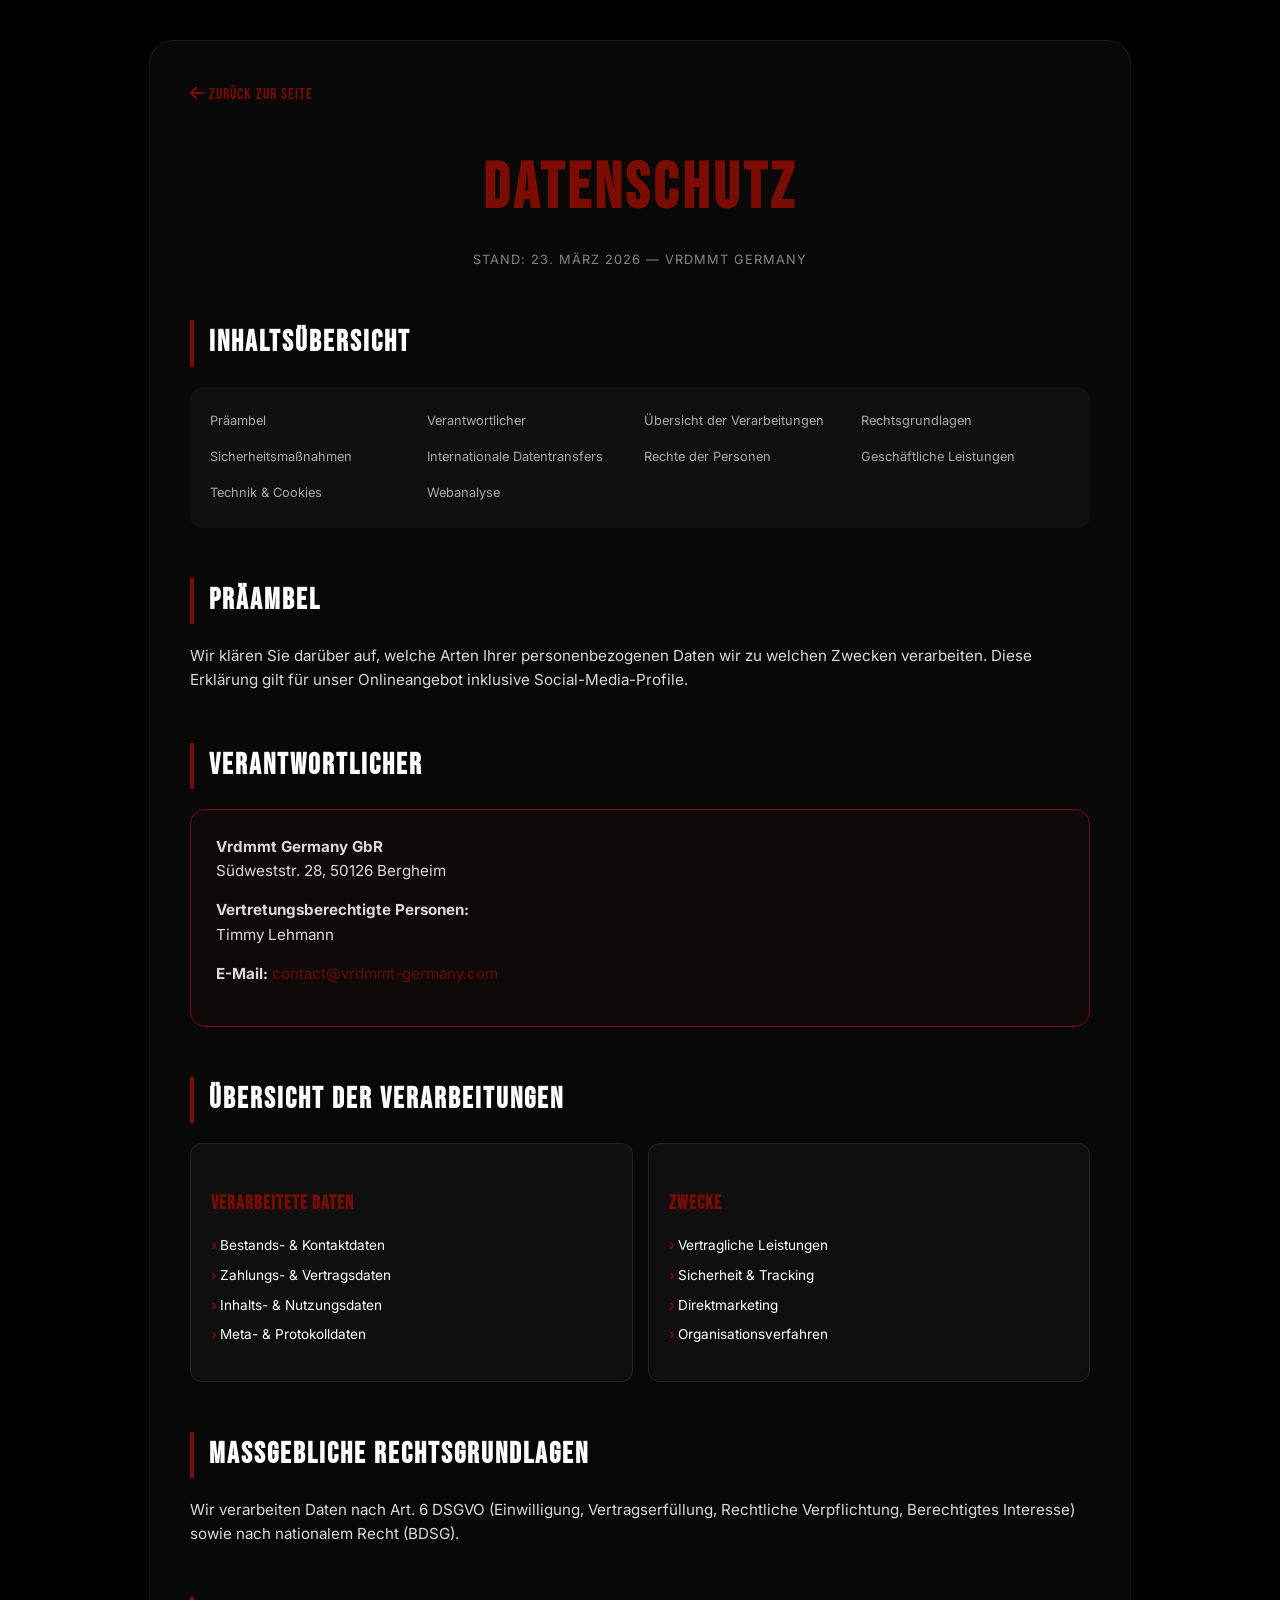
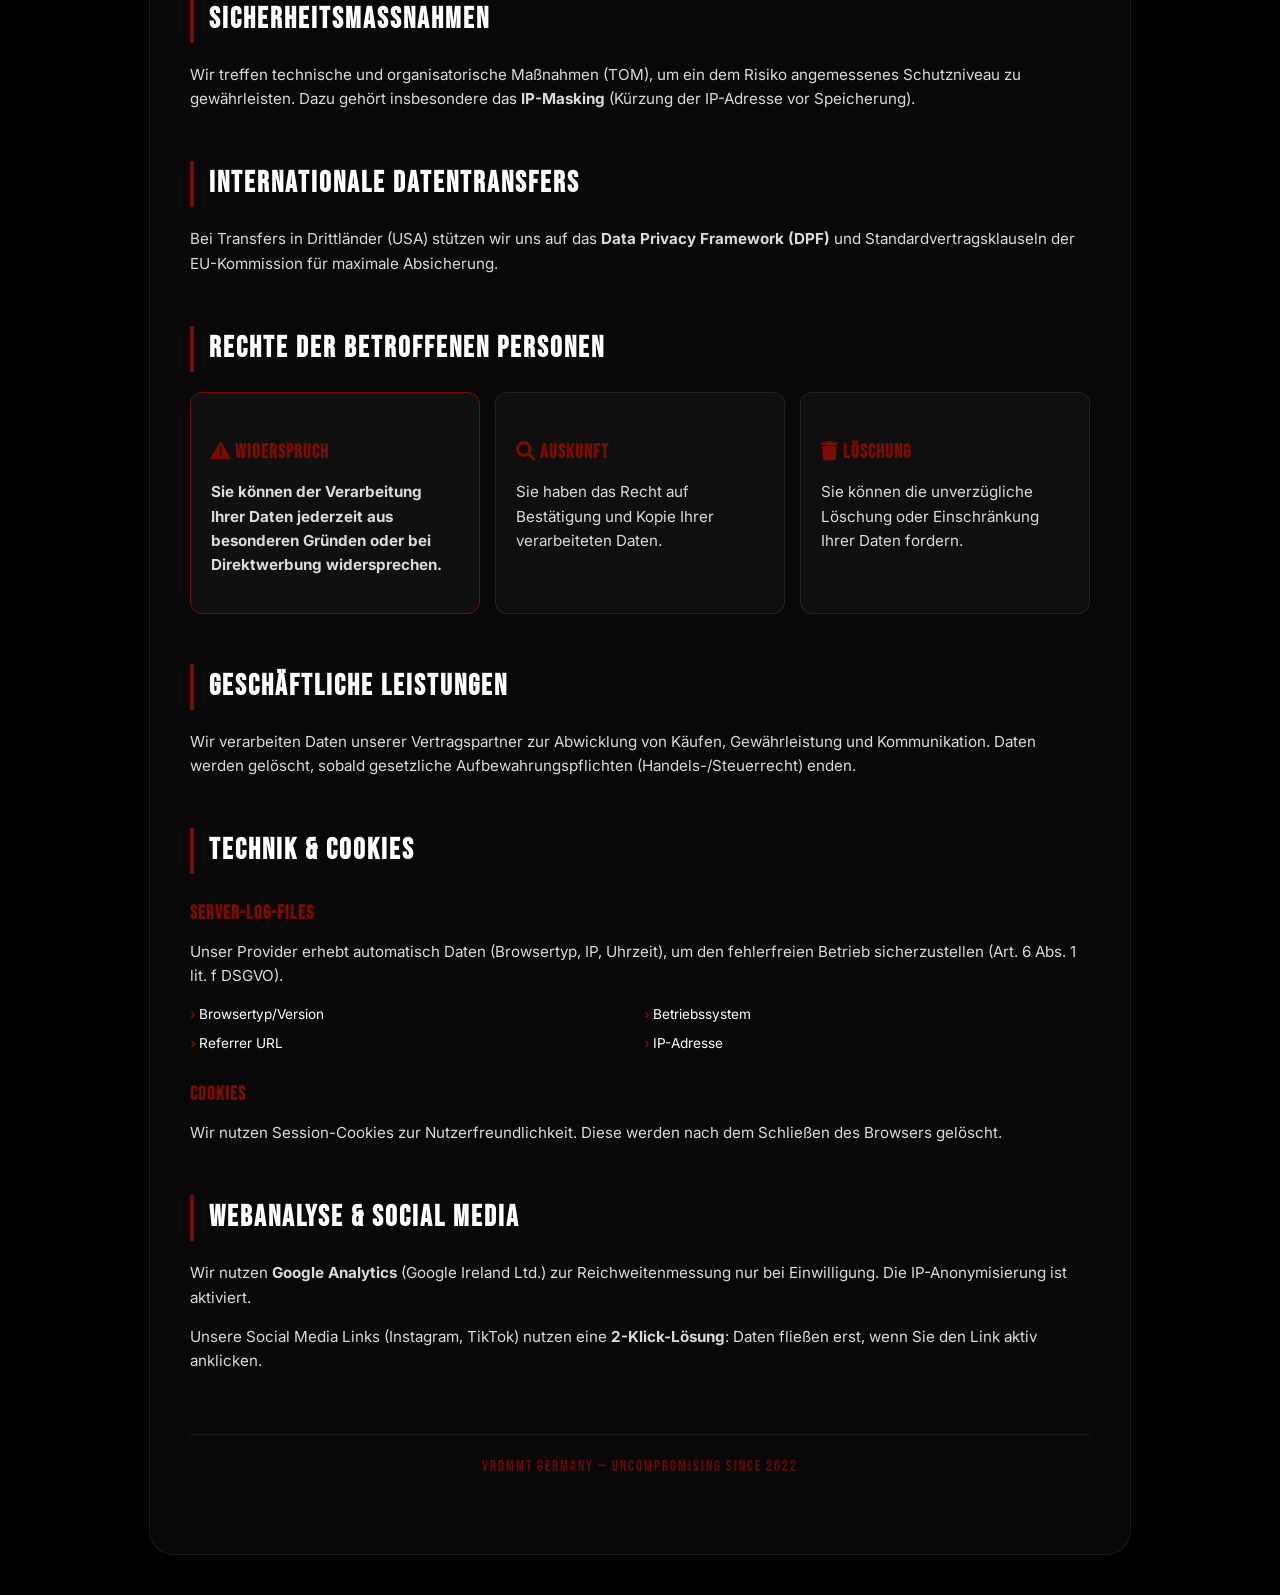
<file: Datenschutz.html>
<!DOCTYPE html>
<html lang="de">
<head>
    <meta charset="UTF-8">
    <meta name="viewport" content="width=device-width, initial-scale=1.0">
    <title>DATENSCHUTZ | VRDMMT GERMANY</title>
    <link href="https://fonts.googleapis.com/css2?family=Bebas+Neue&family=Inter:wght@400;600&display=swap" rel="stylesheet">
    <link rel="stylesheet" href="https://cdnjs.cloudflare.com/ajax/libs/font-awesome/6.0.0/css/all.min.css">
    
    <style>
        :root {
            --accent-color: #7A0C01;
            --bg-black: #000000;
            --card-bg: rgba(255, 255, 255, 0.03);
            --border-color: rgba(255, 255, 255, 0.08);
        }

        * { margin: 0; padding: 0; box-box-sizing: border-box; }

        body {
            background-color: var(--bg-black);
            color: #ffffff;
            font-family: 'Inter', sans-serif;
            line-height: 1.6;
            padding: 40px 20px;
            -webkit-font-smoothing: antialiased;
        }

        .legal-container {
            max-width: 900px;
            margin: 0 auto;
            background: rgba(10, 10, 10, 0.8);
            padding: 40px;
            border-radius: 24px;
            border: 1px solid var(--border-color);
            box-shadow: 0 20px 50px rgba(0,0,0,0.5);
        }

        h1 {
            font-family: 'Bebas Neue';
            font-size: clamp(2.5rem, 8vw, 4rem);
            letter-spacing: 4px;
            color: var(--accent-color);
            text-align: center;
            margin-bottom: 10px;
            text-transform: uppercase;
        }

        .subtitle {
            text-align: center;
            opacity: 0.5;
            font-size: 0.8rem;
            margin-bottom: 40px;
            letter-spacing: 1px;
        }

        h2 {
            font-family: 'Bebas Neue';
            font-size: 1.8rem;
            letter-spacing: 2px;
            border-left: 4px solid var(--accent-color);
            padding-left: 15px;
            margin: 50px 0 20px 0;
            color: #fff;
            text-transform: uppercase;
        }

        h3 {
            font-family: 'Bebas Neue';
            font-size: 1.2rem;
            color: var(--accent-color);
            margin: 25px 0 10px 0;
            letter-spacing: 1px;
        }

        p { margin-bottom: 15px; font-size: 0.95rem; opacity: 0.85; }

        a { color: var(--accent-color); text-decoration: none; transition: 0.3s; }
        a:hover { opacity: 0.7; }

        /* Inhaltsverzeichnis Grid */
        .index-grid {
            display: grid;
            grid-template-columns: repeat(auto-fit, minmax(200px, 1fr));
            gap: 8px;
            list-style: none;
            background: var(--card-bg);
            padding: 20px;
            border-radius: 12px;
            margin-bottom: 40px;
        }
        .index-grid a {
            font-size: 0.8rem;
            color: #aaa;
            display: block;
            padding: 4px 0;
        }
        .index-grid a:hover { color: #fff; transform: translateX(5px); }

        /* Verantwortlicher Box */
        .responsible-box {
            background: rgba(122, 12, 1, 0.05);
            padding: 25px;
            border-radius: 15px;
            border: 1px solid var(--accent-color);
            margin: 20px 0;
        }

        /* Rechte Grid */
        .rights-grid {
            display: grid;
            grid-template-columns: repeat(auto-fit, minmax(250px, 1fr));
            gap: 15px;
            margin: 20px 0;
        }
        .right-card {
            background: var(--card-bg);
            padding: 20px;
            border-radius: 12px;
            border: 1px solid var(--border-color);
        }
        .right-card i { color: var(--accent-color); margin-bottom: 10px; font-size: 1.2rem; }
        .highlight-border { border-color: var(--accent-color); }

        /* Tech-Lists */
        .tech-list {
            list-style: none;
            display: grid;
            grid-template-columns: 1fr 1fr;
            gap: 8px;
            font-size: 0.85rem;
            margin: 15px 0;
        }
        .tech-list li::before { content: "› "; color: var(--accent-color); font-weight: bold; }

        .back-btn {
            display: inline-block;
            margin-bottom: 30px;
            font-family: 'Bebas Neue';
            letter-spacing: 1px;
            font-size: 1rem;
        }

        @media (max-width: 600px) {
            .legal-container { padding: 20px; }
            .tech-list { grid-template-columns: 1fr; }
        }
    </style>
</head>
<body>

<div class="legal-container">
    <a href="index.html" class="back-btn"><i class="fas fa-arrow-left"></i> ZURÜCK ZUR SEITE</a>
    
    <h1>Datenschutz</h1>
    <p class="subtitle">STAND: 23. MÄRZ 2026 — VRDMMT GERMANY</p>

    <h2 id="mTable">Inhaltsübersicht</h2>
    <ul class="index-grid">
        <li><a href="#m716">Präambel</a></li>
        <li><a href="#m3">Verantwortlicher</a></li>
        <li><a href="#mOverview">Übersicht der Verarbeitungen</a></li>
        <li><a href="#m2427">Rechtsgrundlagen</a></li>
        <li><a href="#m27">Sicherheitsmaßnahmen</a></li>
        <li><a href="#m24">Internationale Datentransfers</a></li>
        <li><a href="#m10">Rechte der Personen</a></li>
        <li><a href="#m317">Geschäftliche Leistungen</a></li>
        <li><a href="#m134">Technik & Cookies</a></li>
        <li><a href="#m263">Webanalyse</a></li>
    </ul>

    <h2 id="m716">Präambel</h2>
    <p>Wir klären Sie darüber auf, welche Arten Ihrer personenbezogenen Daten wir zu welchen Zwecken verarbeiten. Diese Erklärung gilt für unser Onlineangebot inklusive Social-Media-Profile.</p>

    <h2 id="m3">Verantwortlicher</h2>
    <div class="responsible-box">
        <p><strong>Vrdmmt Germany GbR</strong><br>
        Südweststr. 28, 50126 Bergheim</p>
        <p><strong>Vertretungsberechtigte Personen:</strong><br>
        Timmy Lehmann</p>
        <p><strong>E-Mail:</strong> <a href="mailto:contact@vrdmmt-germany.com">contact@vrdmmt-germany.com</a></p>
    </div>

    <h2 id="mOverview">Übersicht der Verarbeitungen</h2>
    <div class="rights-grid">
        <div class="right-card">
            <h3>Verarbeitete Daten</h3>
            <ul class="tech-list" style="grid-template-columns: 1fr;">
                <li>Bestands- & Kontaktdaten</li>
                <li>Zahlungs- & Vertragsdaten</li>
                <li>Inhalts- & Nutzungsdaten</li>
                <li>Meta- & Protokolldaten</li>
            </ul>
        </div>
        <div class="right-card">
            <h3>Zwecke</h3>
            <ul class="tech-list" style="grid-template-columns: 1fr;">
                <li>Vertragliche Leistungen</li>
                <li>Sicherheit & Tracking</li>
                <li>Direktmarketing</li>
                <li>Organisationsverfahren</li>
            </ul>
        </div>
    </div>

    <h2 id="m2427">Maßgebliche Rechtsgrundlagen</h2>
    <p>Wir verarbeiten Daten nach Art. 6 DSGVO (Einwilligung, Vertragserfüllung, Rechtliche Verpflichtung, Berechtigtes Interesse) sowie nach nationalem Recht (BDSG).</p>

    <h2 id="m27">Sicherheitsmaßnahmen</h2>
    <p>Wir treffen technische und organisatorische Maßnahmen (TOM), um ein dem Risiko angemessenes Schutzniveau zu gewährleisten. Dazu gehört insbesondere das <strong>IP-Masking</strong> (Kürzung der IP-Adresse vor Speicherung).</p>

    <h2 id="m24">Internationale Datentransfers</h2>
    <p>Bei Transfers in Drittländer (USA) stützen wir uns auf das <strong>Data Privacy Framework (DPF)</strong> und Standardvertragsklauseln der EU-Kommission für maximale Absicherung.</p>

    <h2 id="m10">Rechte der betroffenen Personen</h2>
    <div class="rights-grid">
        <div class="right-card highlight-border">
            <h3><i class="fas fa-exclamation-triangle"></i> Widerspruch</h3>
            <p><strong>Sie können der Verarbeitung Ihrer Daten jederzeit aus besonderen Gründen oder bei Direktwerbung widersprechen.</strong></p>
        </div>
        <div class="right-card">
            <h3><i class="fas fa-search"></i> Auskunft</h3>
            <p>Sie haben das Recht auf Bestätigung und Kopie Ihrer verarbeiteten Daten.</p>
        </div>
        <div class="right-card">
            <h3><i class="fas fa-trash"></i> Löschung</h3>
            <p>Sie können die unverzügliche Löschung oder Einschränkung Ihrer Daten fordern.</p>
        </div>
    </div>

    <h2 id="m317">Geschäftliche Leistungen</h2>
    <p>Wir verarbeiten Daten unserer Vertragspartner zur Abwicklung von Käufen, Gewährleistung und Kommunikation. Daten werden gelöscht, sobald gesetzliche Aufbewahrungspflichten (Handels-/Steuerrecht) enden.</p>

    <h2 id="m134">Technik & Cookies</h2>
    <h3>Server-Log-Files</h3>
    <p>Unser Provider erhebt automatisch Daten (Browsertyp, IP, Uhrzeit), um den fehlerfreien Betrieb sicherzustellen (Art. 6 Abs. 1 lit. f DSGVO).</p>
    <ul class="tech-list">
        <li>Browsertyp/Version</li>
        <li>Betriebssystem</li>
        <li>Referrer URL</li>
        <li>IP-Adresse</li>
    </ul>

    <h3>Cookies</h3>
    <p>Wir nutzen Session-Cookies zur Nutzerfreundlichkeit. Diese werden nach dem Schließen des Browsers gelöscht.</p>

    <h2 id="m263">Webanalyse & Social Media</h2>
    <p>Wir nutzen <strong>Google Analytics</strong> (Google Ireland Ltd.) zur Reichweitenmessung nur bei Einwilligung. Die IP-Anonymisierung ist aktiviert.</p>
    <p>Unsere Social Media Links (Instagram, TikTok) nutzen eine <strong>2-Klick-Lösung</strong>: Daten fließen erst, wenn Sie den Link aktiv anklicken.</p>

    <div style="text-align: center; margin-top: 60px; padding: 20px; border-top: 1px solid var(--border-color);">
        <p style="font-family: 'Bebas Neue'; letter-spacing: 2px; color: var(--accent-color);">VRDMMT GERMANY — UNCOMPROMISING SINCE 2022</p>
    </div>
</div>

</body>
</html>
</file>
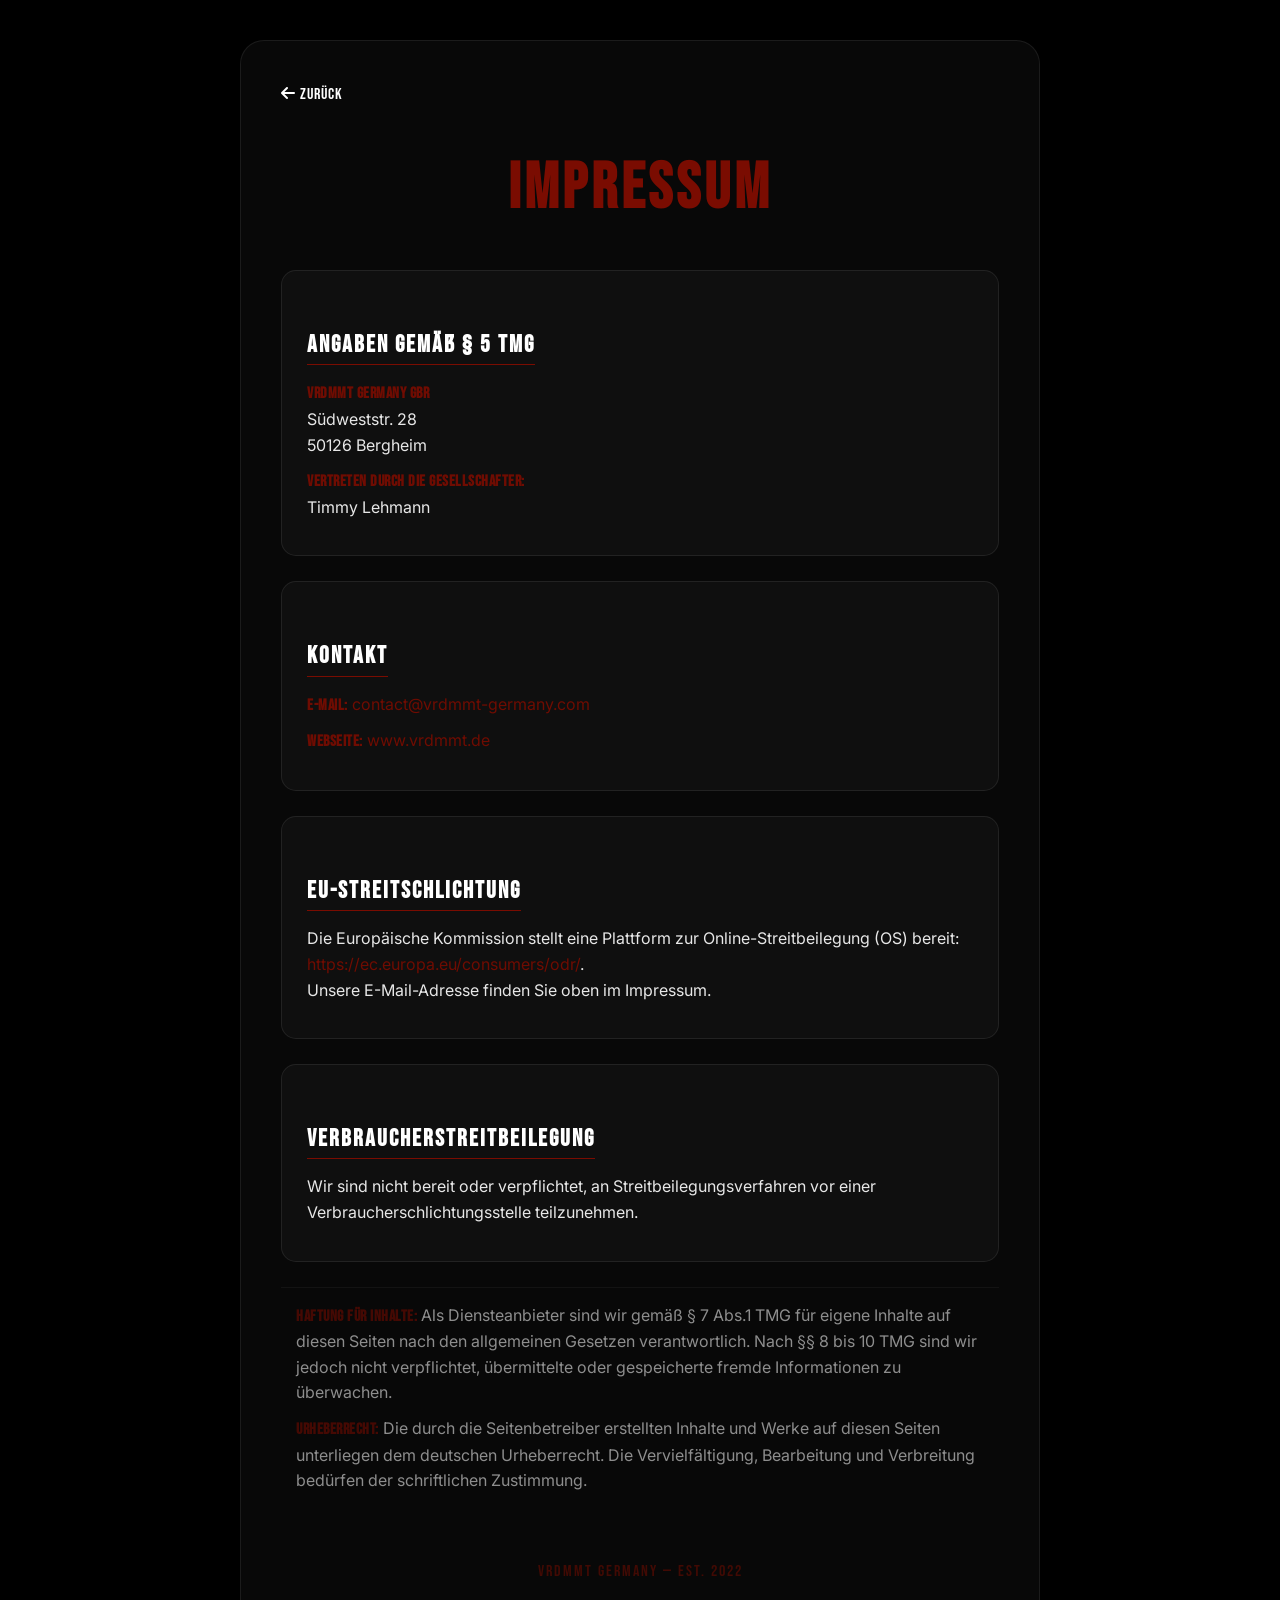
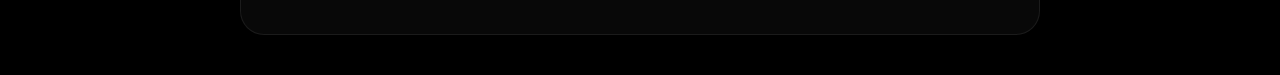
<file: Impressum.html>
<!DOCTYPE html>
<html lang="de">
<head>
    <meta charset="UTF-8">
    <meta name="viewport" content="width=device-width, initial-scale=1.0">
    <title>IMPRESSUM | VRDMMT GERMANY</title>
    <link href="https://fonts.googleapis.com/css2?family=Bebas+Neue&family=Inter:wght@400;600&display=swap" rel="stylesheet">
    <link rel="stylesheet" href="https://cdnjs.cloudflare.com/ajax/libs/font-awesome/6.0.0/css/all.min.css">
    
    <style>
        :root {
            --accent-color: #7A0C01;
            --bg-black: #000000;
            --card-bg: rgba(255, 255, 255, 0.03);
            --border-color: rgba(255, 255, 255, 0.08);
        }

        * { margin: 0; padding: 0; box-sizing: border-box; }

        body {
            background-color: var(--bg-black);
            color: #ffffff;
            font-family: 'Inter', sans-serif;
            line-height: 1.6;
            padding: 40px 20px;
            -webkit-font-smoothing: antialiased;
        }

        .legal-container {
            max-width: 800px;
            margin: 0 auto;
            background: rgba(10, 10, 10, 0.8);
            padding: 40px;
            border-radius: 24px;
            border: 1px solid var(--border-color);
            box-shadow: 0 20px 50px rgba(0,0,0,0.5);
        }

        h1 {
            font-family: 'Bebas Neue';
            font-size: clamp(2.5rem, 8vw, 4rem);
            letter-spacing: 4px;
            color: var(--accent-color);
            text-align: center;
            margin-bottom: 30px;
            text-transform: uppercase;
        }

        h2 {
            font-family: 'Bebas Neue';
            font-size: 1.5rem;
            letter-spacing: 2px;
            color: #fff;
            margin: 30px 0 15px 0;
            border-bottom: 1px solid var(--accent-color);
            display: inline-block;
        }

        .info-box {
            background: var(--card-bg);
            padding: 25px;
            border-radius: 15px;
            border: 1px solid var(--border-color);
            margin-bottom: 25px;
        }

        p { margin-bottom: 10px; font-size: 1rem; opacity: 0.9; }
        strong { color: var(--accent-color); font-family: 'Bebas Neue'; letter-spacing: 0.5px; }

        a { color: var(--accent-color); text-decoration: none; transition: 0.3s; }
        a:hover { opacity: 0.7; }

        .back-btn {
            display: inline-block;
            margin-bottom: 30px;
            font-family: 'Bebas Neue';
            letter-spacing: 1px;
            color: #fff;
        }

        .disclaimer {
            font-size: 0.85rem;
            opacity: 0.6;
            margin-top: 20px;
            padding: 15px;
            border-top: 1px solid var(--border-color);
        }
    </style>
</head>
<body>

<div class="legal-container">
    <a href="index.html" class="back-btn"><i class="fas fa-arrow-left"></i> ZURÜCK</a>
    
    <h1>Impressum</h1>

    <div class="info-box">
        <h2>Angaben gemäß § 5 TMG</h2>
        <p><strong>Vrdmmt Germany GbR</strong><br>
        Südweststr. 28<br>
        50126 Bergheim</p>

        <p><strong>Vertreten durch die Gesellschafter:</strong><br>
        Timmy Lehmann</p>
    </div>

    <div class="info-box">
        <h2>Kontakt</h2>
        <p><strong>E-Mail:</strong> <a href="mailto:contact@vrdmmt-germany.com">contact@vrdmmt-germany.com</a></p>
        <p><strong>Webseite:</strong> <a href="https://www.vrdmmt.de">www.vrdmmt.de</a></p>
    </div>

    <div class="info-box">
        <h2>EU-Streitschlichtung</h2>
        <p>Die Europäische Kommission stellt eine Plattform zur Online-Streitbeilegung (OS) bereit: 
        <a href="https://ec.europa.eu/consumers/odr/" target="_blank">https://ec.europa.eu/consumers/odr/</a>.<br>
        Unsere E-Mail-Adresse finden Sie oben im Impressum.</p>
    </div>

    <div class="info-box">
        <h2>Verbraucherstreitbeilegung</h2>
        <p>Wir sind nicht bereit oder verpflichtet, an Streitbeilegungsverfahren vor einer Verbraucherschlichtungsstelle teilzunehmen.</p>
    </div>

    <div class="disclaimer">
        <p><strong>Haftung für Inhalte:</strong> Als Diensteanbieter sind wir gemäß § 7 Abs.1 TMG für eigene Inhalte auf diesen Seiten nach den allgemeinen Gesetzen verantwortlich. Nach §§ 8 bis 10 TMG sind wir jedoch nicht verpflichtet, übermittelte oder gespeicherte fremde Informationen zu überwachen.</p>
        <p><strong>Urheberrecht:</strong> Die durch die Seitenbetreiber erstellten Inhalte und Werke auf diesen Seiten unterliegen dem deutschen Urheberrecht. Die Vervielfältigung, Bearbeitung und Verbreitung bedürfen der schriftlichen Zustimmung.</p>
    </div>

    <div style="text-align: center; margin-top: 40px;">
        <p style="font-family: 'Bebas Neue'; letter-spacing: 2px; color: var(--accent-color); opacity: 0.5;">VRDMMT GERMANY — EST. 2022</p>
    </div>
</div>

</body>
</html>
</file>
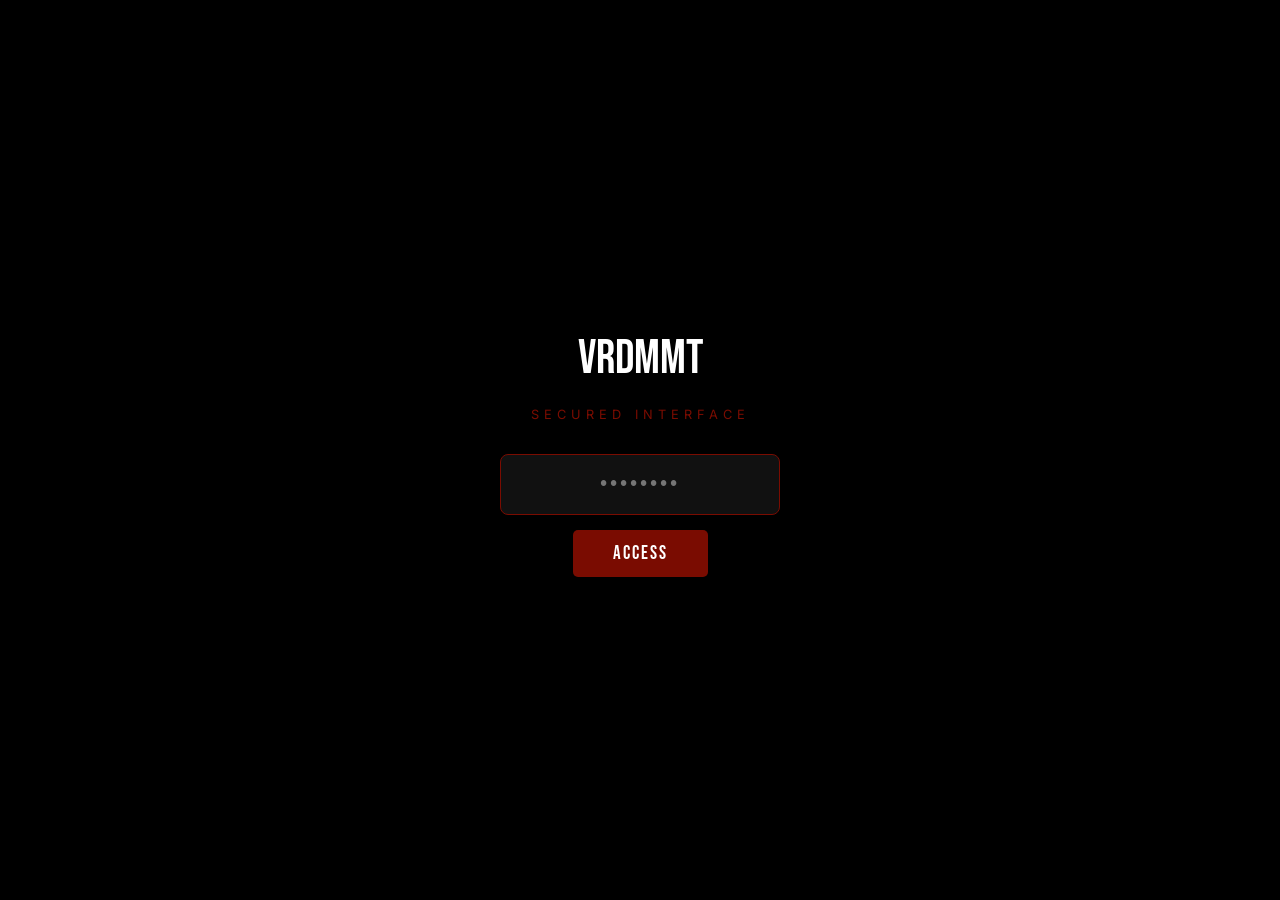
<file: admin/Admin.html>
<!DOCTYPE html>
<html lang="de">
<head>
    <meta charset="UTF-8">
    <meta name="viewport" content="width=device-width, initial-scale=1.0">
    <title>VRDMMT | CONTROL CENTER</title>
    <link href="https://fonts.googleapis.com/css2?family=Bebas+Neue&family=Inter:wght@400;600&display=swap" rel="stylesheet">
    <link rel="stylesheet" href="https://cdnjs.cloudflare.com/ajax/libs/font-awesome/6.0.0-beta3/css/all.min.css">
    <link rel="stylesheet" href="../styles/global.css">
    <link rel="stylesheet" href="../styles/admin.css">
    <style>
        #admin-lock {
            position: fixed; top: 0; left: 0; width: 100%; height: 100%;
            background: #000; z-index: 99999; display: flex;
            align-items: center; justify-content: center; flex-direction: column;
            transition: opacity 0.5s ease;
        }
        .lock-input {
            background: #111; border: 1px solid var(--admin-red);
            color: white; padding: 15px; font-family: 'Bebas Neue';
            font-size: 1.5rem; text-align: center; border-radius: 8px;
            outline: none; margin-bottom: 15px; width: 280px; letter-spacing: 3px;
        }
        .lock-btn {
            background: var(--admin-red); color: white; border: none;
            padding: 12px 40px; font-family: 'Bebas Neue'; cursor: pointer;
            letter-spacing: 2px; border-radius: 5px; font-size: 1.2rem;
        }
        .tab-pane { display: none; animation: fadeIn 0.3s ease; }
        .tab-pane.active { display: block; }
        @keyframes fadeIn { from { opacity: 0; transform: translateY(10px);} to { opacity: 1; transform: translateY(0);} }
        
        .design-section { margin-bottom: 35px; border-bottom: 1px solid rgba(255,255,255,0.1); padding-bottom: 30px; }
        .design-section h3 { font-family: 'Bebas Neue'; font-size: 1.6rem; margin-bottom: 20px; color: var(--admin-red); letter-spacing: 2px; text-transform: uppercase; }
        
        #livePreview { 
            transition: all 0.4s; overflow: hidden; background: #0a0a0a; 
            border: 1px solid #2a2a2a; position: relative; min-height: 300px; 
            border-radius: 20px; text-align: center; margin-bottom: 25px;
            display: flex; flex-direction: column; align-items: center; justify-content: center;
            padding: 20px;
        }
        
        .live-avatar { width: 90px; height: 90px; border-radius: 50%; margin-bottom: 15px; border: 2px solid var(--admin-red); background-size: cover; background-position: center; }
        .preview-socials { display: flex; gap: 10px; margin: 10px 0; font-size: 1.2rem; color: var(--admin-red); }
        
        .social-toggle-grid { display: grid; grid-template-columns: 1fr 1fr; gap: 15px; margin-top: 10px; }
        .input-group { margin-bottom: 15px; }
        .input-group label { display: block; font-size: 0.75rem; opacity: 0.6; margin-bottom: 5px; text-transform: uppercase; }
        
        select.admin-input, .admin-modal-input {
            background: #111; border: 1px solid #333; color: white; padding: 10px; border-radius: 8px; width: 100%; margin-bottom: 10px;
        }

        .admin-modal {
            display: none; position: fixed; z-index: 100000; left: 0; top: 0; width: 100%; height: 100%;
            background: rgba(0,0,0,0.9); align-items: center; justify-content: center;
        }
        .modal-content {
            background: #111; border: 1px solid var(--admin-red); padding: 30px; border-radius: 15px; width: 90%; max-width: 400px;
        }
    </style>
</head>
<body>

    <div id="ritualModal" class="admin-modal">
        <div class="modal-content">
            <h2 style="font-family: 'Bebas Neue'; color: var(--admin-red); margin-bottom: 20px;">NEUES RITUAL</h2>
            <label style="font-size: 0.7rem; opacity: 0.5;">NAME DES RITUALS</label>
            <input type="text" id="newRitualName" class="admin-modal-input" placeholder="z.B. Soundcloud Mix">
            <label style="font-size: 0.7rem; opacity: 0.5;">ZIEL-URL</label>
            <input type="url" id="newRitualUrl" class="admin-modal-input" placeholder="https://...">
            <label style="font-size: 0.7rem; opacity: 0.5;">TYP</label>
            <select id="newRitualType" class="admin-modal-input">
                <option value="link">Standard Link</option>
                <option value="product">Produkt / Shop</option>
                <option value="video">Video / Stream</option>
            </select>
            <div style="display: flex; gap: 10px; margin-top: 20px;">
                <button class="btn btn-primary" onclick="saveNewRitual()" style="flex: 2;">SPEICHERN</button>
                <button class="btn btn-secondary" onclick="closeModal()" style="flex: 1;">ABBRECHEN</button>
            </div>
        </div>
    </div>

    <div id="admin-lock">
        <div style="font-family: 'Bebas Neue'; font-size: 3rem; color: white; margin-bottom: 10px;">VRDMMT</div>
        <div style="color: var(--admin-red); letter-spacing: 5px; margin-bottom: 30px; font-size: 0.8rem;">SECURED INTERFACE</div>
        <input type="password" id="adminPass" class="lock-input" placeholder="••••••••">
        <button class="lock-btn" onclick="checkPass()">ACCESS</button>
    </div>

    <div class="dashboard-header">
        <h1><i class="fas fa-terminal"></i> VRDMMT CONTROL</h1>
        <div class="version-badge">v6.6 FINAL UNLOCKED</div>
    </div>

    <div class="admin-nav">
        <button class="nav-btn active" data-tab="links">LINKS</button>
        <button class="nav-btn" data-tab="collections">GROUPS</button>
        <button class="nav-btn" data-tab="shop">SHOP</button>
        <button class="nav-btn" data-tab="design">DESIGN</button>
        <button class="nav-btn" data-tab="settings">SYSTEM</button>
    </div>

    <div id="links-tab" class="tab-pane active">
        <div class="card">
            <div class="card-title">Ritual Management</div>
            <div id="linksEditorContainer"></div>
            <button class="btn btn-primary" onclick="openModal()" style="width:100%; margin-top:20px;">+ NEUES RITUAL HINZUFÜGEN</button>
        </div>
    </div>

    <div id="collections-tab" class="tab-pane">
        <div class="card">
            <div class="card-title">Sammlungen & Kategorien</div>
            <div id="collectionsContainer"></div>
            <button class="btn btn-primary" id="addCollectionBtn" style="width:100%; margin-top:20px;">+ NEUE SAMMLUNG ERSTELLEN</button>
        </div>
    </div>

    <div id="shop-tab" class="tab-pane">
        <div class="card">
            <div class="card-title">Shop & Inventory</div>
            <div id="productList"></div>
            <div style="background: rgba(122, 12, 1, 0.1); padding: 15px; border-radius: 10px; margin-top: 20px; border-left: 4px solid var(--admin-red);">
                <i class="fas fa-info-circle"></i> Info: Produkte werden automatisch aus allen Links generiert, die als Typ "Produkt" markiert sind.
            </div>
        </div>
    </div>

    <div id="design-tab" class="tab-pane">
        <div class="card">
            <div id="livePreview">
                <div class="live-avatar" id="liveAvatarPreview"></div>
                <div id="previewTitle" style="font-family: 'Bebas Neue'; font-size: 2.2rem; letter-spacing: 2px;">VRDMMT</div>
                <div id="previewSub" style="font-size: 0.85rem; opacity: 0.6; letter-spacing: 1px;">UNCOMPROMISING TECHNO</div>
            </div>

            <div class="design-section">
                <h3>Identität & Header</h3>
                <div class="img-selector" id="avatarPickerContainer">
                    <label class="upload-trigger"><i class="fas fa-plus"></i><input type="file" id="avatarUpload" hidden accept="image/*"></label>
                </div>
                <div class="design-row" style="margin-top:20px;">
                    <div class="design-col"><label>Seitentitel</label><input type="text" id="siteTitle"></div>
                    <div class="design-col"><label>Subline (Slogan)</label><input type="text" id="siteSubline"></div>
                </div>
            </div>

            <div class="design-section">
                <h3>Social Rituals (Icons)</h3>
                <label class="switch-container" style="margin-bottom: 20px; font-weight: bold;">
                    <input type="checkbox" id="socialShowSection"> GESAMTE SEKTION ANZEIGEN
                </label>
                
                <div class="input-group">
                    <label>Position der Icons</label>
                    <select id="socialPosition" class="admin-input">
                        <option value="top">OBEN (Unter dem Seitentitel)</option>
                        <option value="bottom">UNTEN (Über dem Footer)</option>
                    </select>
                </div>

                <div class="social-toggle-grid">
                    <div class="input-group">
                        <label><input type="checkbox" id="social_tiktok_show"> TikTok</label>
                        <input type="text" id="social_tiktok_url" placeholder="URL">
                    </div>
                    <div class="input-group">
                        <label><input type="checkbox" id="social_instagram_show"> Instagram</label>
                        <input type="text" id="social_instagram_url" placeholder="URL">
                    </div>
                    <div class="input-group">
                        <label><input type="checkbox" id="social_facebook_show"> Facebook</label>
                        <input type="text" id="social_facebook_url" placeholder="URL">
                    </div>
                    <div class="input-group">
                        <label><input type="checkbox" id="social_email_show"> E-Mail</label>
                        <input type="text" id="social_email_url" placeholder="E-Mail Adresse">
                    </div>
                </div>
            </div>

            <div class="design-section">
                <h3>Farben & Visuals</h3>
                <div class="design-row">
                    <div class="design-col"><label>Akzentfarbe</label><input type="color" id="accentColor"></div>
                    <div class="design-col"><label>Hintergrundfarbe</label><input type="color" id="bgColor"></div>
                </div>
                <div class="design-row" style="margin-top:15px;">
                    <div class="design-col"><label>Ecken-Radius (px)</label><input type="number" id="buttonRadius" min="0" max="40"></div>
                    <div class="design-col"><label>Card Deckkraft (%)</label><input type="number" id="cardOpacity" min="0" max="100"></div>
                </div>
                <label class="switch-container" style="margin-top:20px;">
                    <input type="checkbox" id="particlesEnabled"> Partikel-Hintergrund aktivieren
                </label>
            </div>
        </div>
    </div>

    <div id="settings-tab" class="tab-pane">
        <div class="card">
            <div class="card-title">System & Datensicherung</div>
            <div class="design-section">
                <h3>Texte</h3>
                <div class="input-group">
                    <label>Footer Text</label>
                    <input type="text" id="footerText">
                </div>
            </div>
            <button class="btn btn-primary" onclick="exportRitualData()" style="width:100%; margin-bottom:15px;">
                <i class="fas fa-download"></i> BACKUP EXPORTIEREN (JSON)
            </button>
            <button class="btn btn-secondary" onclick="factoryReset()" style="width:100%; background: #333;">
                <i class="fas fa-undo"></i> SYSTEM ZURÜCKSETZEN
            </button>
        </div>
    </div>

    <script src="../scripts/common.js"></script>
    <script src="../scripts/links.js"></script>
    <script src="../scripts/collections.js"></script>
    <script src="../scripts/shop.js"></script>
    <script src="../scripts/design.js"></script>
    <script>
        function checkPass() {
            if(document.getElementById('adminPass').value === "VRDMMT2026") {
                document.getElementById('admin-lock').style.display = 'none';
                sessionStorage.setItem('vrd_auth', 'true');
            } else { alert("ZUGRIFF VERWEIGERT."); }
        }
        if(sessionStorage.getItem('vrd_auth') === 'true') document.getElementById('admin-lock').style.display = 'none';

        document.querySelectorAll('.nav-btn').forEach(btn => {
            btn.onclick = () => {
                document.querySelectorAll('.nav-btn, .tab-pane').forEach(el => el.classList.remove('active'));
                btn.classList.add('active');
                document.getElementById(btn.dataset.tab + '-tab').classList.add('active');
            };
        });

        function openModal() {
            document.getElementById('ritualModal').style.display = 'flex';
        }
        function closeModal() {
            document.getElementById('ritualModal').style.display = 'none';
        }
        function saveNewRitual() {
            const name = document.getElementById('newRitualName').value;
            const url = document.getElementById('newRitualUrl').value;
            const type = document.getElementById('newRitualType').value;

            if(name && url) {
                if(window.addRitualLink) {
                    window.addRitualLink(name, url, type);
                    closeModal();
                    document.getElementById('newRitualName').value = "";
                    document.getElementById('newRitualUrl').value = "";
                } else {
                    alert("System-Fehler: links.js nicht geladen.");
                }
            } else {
                alert("Bitte Name und URL eingeben.");
            }
        }
    </script>
</body>
</html>
</file>
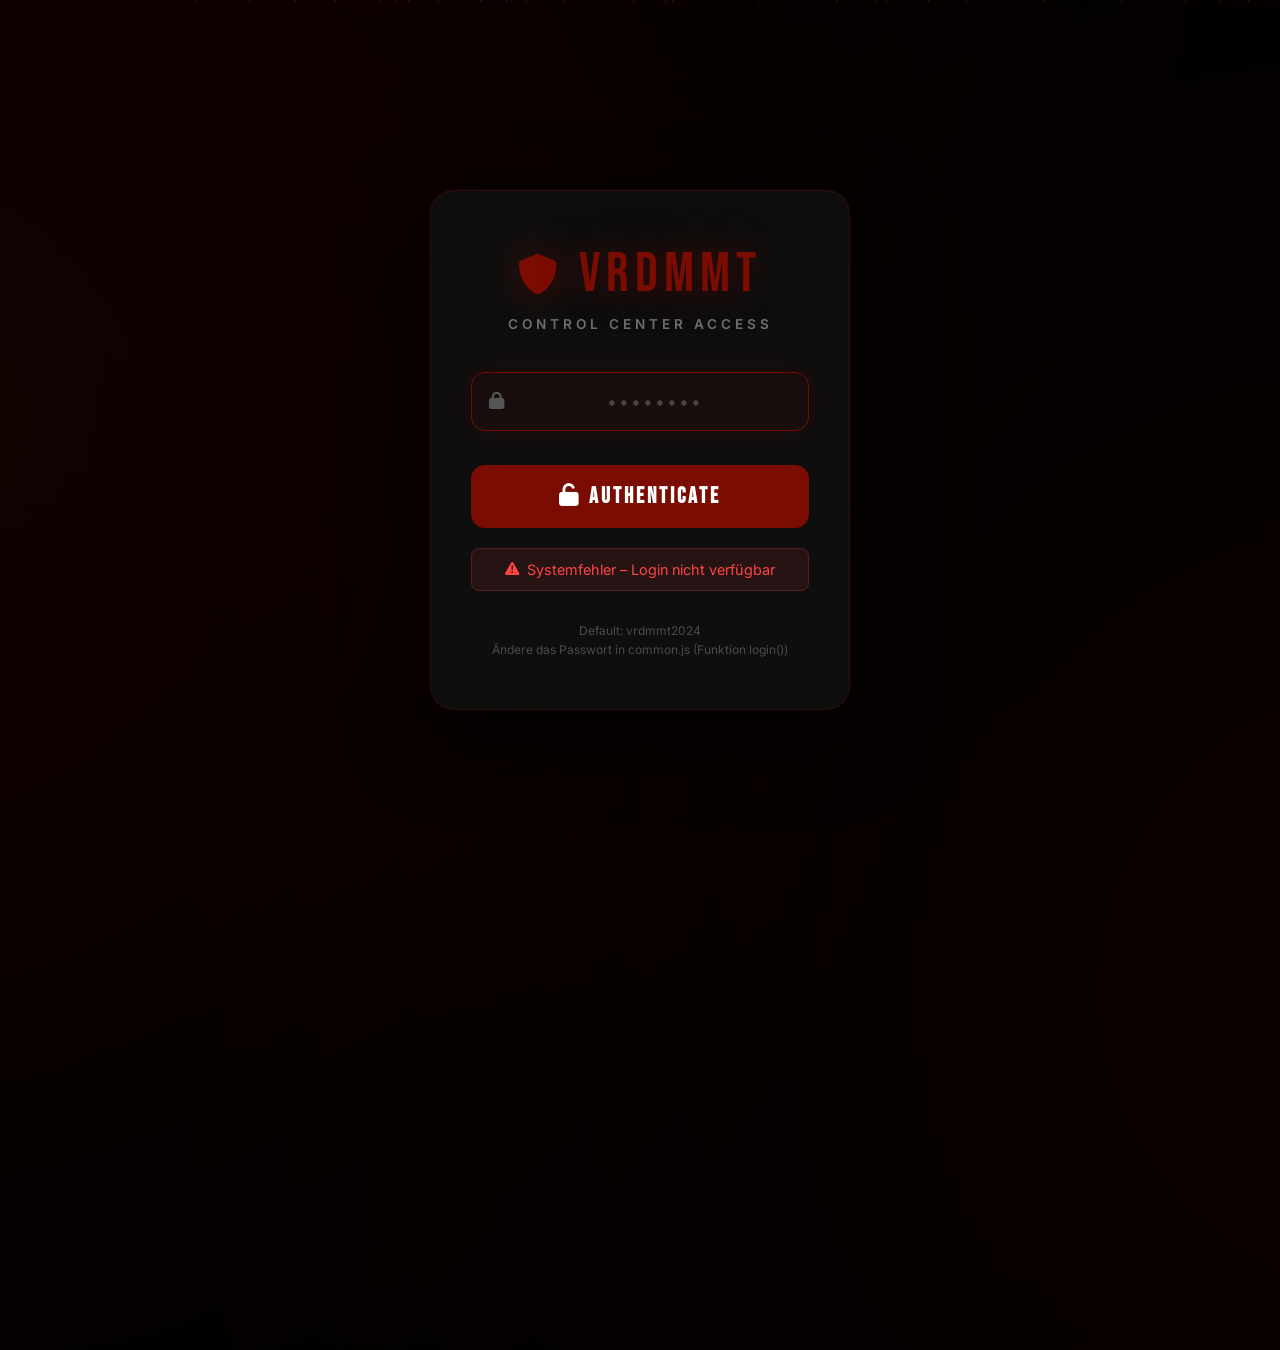
<file: admin/login.html>
<!DOCTYPE html>
<html lang="de">
<head>
    <meta charset="UTF-8">
    <meta name="viewport" content="width=device-width, initial-scale=1.0, user-scalable=yes">
    <title>VRDMMT | SECURE ACCESS</title>
    <link href="https://fonts.googleapis.com/css2?family=Bebas+Neue&family=Inter:wght@400;600;700&display=swap" rel="stylesheet">
    <link rel="stylesheet" href="https://cdnjs.cloudflare.com/ajax/libs/font-awesome/6.0.0-beta3/css/all.min.css">
    <style>
        * {
            margin: 0;
            padding: 0;
            box-sizing: border-box;
        }

        body {
            background: #000;
            color: #fff;
            font-family: 'Inter', sans-serif;
            min-height: 100vh;
            display: flex;
            align-items: center;
            justify-content: center;
            position: relative;
            overflow-x: hidden;
        }

        /* Animated background */
        body::before {
            content: '';
            position: absolute;
            top: -50%;
            left: -50%;
            width: 200%;
            height: 200%;
            background: 
                radial-gradient(circle at 20% 50%, rgba(122, 12, 1, 0.15) 0%, transparent 50%),
                radial-gradient(circle at 80% 80%, rgba(122, 12, 1, 0.1) 0%, transparent 50%),
                radial-gradient(circle at 40% 20%, rgba(122, 12, 1, 0.05) 0%, transparent 40%);
            animation: pulse 8s ease-in-out infinite;
            z-index: 0;
        }

        @keyframes pulse {
            0%, 100% { transform: scale(1); }
            50% { transform: scale(1.1); }
        }

        .login-container {
            background: rgba(15, 15, 15, 0.95);
            border: 1px solid rgba(122, 12, 1, 0.3);
            border-radius: 24px;
            padding: 50px 40px;
            width: 90%;
            max-width: 420px;
            text-align: center;
            backdrop-filter: blur(20px);
            box-shadow: 
                0 25px 80px rgba(0, 0, 0, 0.8),
                0 0 0 1px rgba(122, 12, 1, 0.1);
            position: relative;
            z-index: 2;
        }

        .logo {
            font-family: 'Bebas Neue';
            font-size: 3.5rem;
            letter-spacing: 6px;
            color: #7A0C01;
            margin-bottom: 8px;
            text-shadow: 0 0 40px rgba(122, 12, 1, 0.6);
            display: flex;
            align-items: center;
            justify-content: center;
            gap: 15px;
        }

        .logo i {
            font-size: 2.5rem;
        }

        .subtitle {
            font-size: 0.85rem;
            opacity: 0.4;
            margin-bottom: 40px;
            letter-spacing: 4px;
            text-transform: uppercase;
            font-weight: 600;
        }

        .input-group {
            margin-bottom: 24px;
            position: relative;
        }

        .input-icon {
            position: absolute;
            left: 18px;
            top: 50%;
            transform: translateY(-50%);
            color: #555;
            font-size: 1.1rem;
            pointer-events: none;
        }

        input[type="password"] {
            width: 100%;
            background: rgba(255, 255, 255, 0.03);
            border: 1px solid rgba(255, 255, 255, 0.1);
            color: #fff;
            padding: 18px 20px 18px 50px;
            border-radius: 14px;
            font-size: 1.1rem;
            transition: all 0.3s;
            text-align: center;
            letter-spacing: 3px;
            font-family: 'Inter', monospace;
        }

        input[type="password"]:focus {
            outline: none;
            border-color: #7A0C01;
            background: rgba(122, 12, 1, 0.08);
            box-shadow: 0 0 30px rgba(122, 12, 1, 0.2);
        }

        input[type="password"]::placeholder {
            color: #444;
            letter-spacing: 2px;
        }

        button[type="submit"] {
            width: 100%;
            background: #7A0C01;
            color: #fff;
            border: none;
            padding: 18px;
            border-radius: 14px;
            font-size: 1.1rem;
            font-weight: 700;
            cursor: pointer;
            transition: all 0.3s;
            text-transform: uppercase;
            letter-spacing: 3px;
            font-family: 'Bebas Neue';
            font-size: 1.4rem;
            margin-top: 10px;
            position: relative;
            overflow: hidden;
        }

        button[type="submit"]::before {
            content: '';
            position: absolute;
            top: 0;
            left: -100%;
            width: 100%;
            height: 100%;
            background: linear-gradient(90deg, transparent, rgba(255,255,255,0.2), transparent);
            transition: left 0.5s;
        }

        button[type="submit"]:hover {
            background: #9a1c11;
            transform: translateY(-2px);
            box-shadow: 0 10px 40px rgba(122, 12, 1, 0.4);
        }

        button[type="submit"]:hover::before {
            left: 100%;
        }

        button[type="submit"]:active {
            transform: translateY(0);
        }

        .error {
            color: #ff4444;
            font-size: 0.9rem;
            margin-top: 20px;
            opacity: 0;
            transition: all 0.3s;
            display: flex;
            align-items: center;
            justify-content: center;
            gap: 8px;
            padding: 12px;
            background: rgba(255, 68, 68, 0.1);
            border-radius: 8px;
            border: 1px solid rgba(255, 68, 68, 0.2);
        }

        .error.show {
            opacity: 1;
        }

        .hint {
            margin-top: 30px;
            font-size: 0.75rem;
            opacity: 0.25;
            line-height: 1.6;
        }

        /* Glitch animation */
        @keyframes glitch {
            0%, 100% { transform: translate(0); filter: hue-rotate(0); }
            10% { transform: translate(-2px, 2px); }
            20% { transform: translate(2px, -2px); }
            30% { transform: translate(-2px, -2px); }
            40% { transform: translate(2px, 2px); }
            50% { transform: translate(-2px, 0); filter: hue-rotate(90deg); }
            60% { transform: translate(2px, 0); }
            70% { transform: translate(0, 2px); }
            80% { transform: translate(0, -2px); }
            90% { transform: translate(2px, 2px); }
        }

        .glitch {
            animation: glitch 0.4s cubic-bezier(.25, .46, .45, .94) both;
            color: #ff4444 !important;
            text-shadow: 2px 0 #ff0000, -2px 0 #00ff00;
        }

        /* Success animation */
        @keyframes success {
            0% { transform: scale(1); }
            50% { transform: scale(1.05); }
            100% { transform: scale(1); }
        }

        .success {
            animation: success 0.3s ease;
        }

        /* Particles */
        .particles {
            position: fixed;
            top: 0;
            left: 0;
            width: 100%;
            height: 100%;
            pointer-events: none;
            z-index: 1;
        }

        .particle {
            position: absolute;
            width: 2px;
            height: 2px;
            background: rgba(122, 12, 1, 0.5);
            border-radius: 50%;
            animation: float 15s infinite;
        }

        @keyframes float {
            0%, 100% { transform: translateY(100vh) rotate(0deg); opacity: 0; }
            10% { opacity: 1; }
            90% { opacity: 1; }
            100% { transform: translateY(-100vh) rotate(720deg); opacity: 0; }
        }

        @media (max-width: 480px) {
            .login-container {
                padding: 40px 25px;
            }
            .logo {
                font-size: 2.5rem;
            }
            .logo i {
                font-size: 1.8rem;
            }
            input[type="password"] {
                padding: 15px 15px 15px 45px;
                font-size: 1rem;
            }
            button[type="submit"] {
                padding: 15px;
                font-size: 1.2rem;
            }
        }
    </style>
</head>
<body>

    <div class="particles" id="particles"></div>

    <div class="login-container">
        <div class="logo">
            <i class="fas fa-shield-alt"></i>
            VRDMMT
        </div>
        <div class="subtitle">Control Center Access</div>
        
        <form id="loginForm">
            <div class="input-group">
                <i class="fas fa-lock input-icon"></i>
                <input 
                    type="password" 
                    id="password" 
                    placeholder="••••••••" 
                    autocomplete="off" 
                    autofocus
                    required
                >
            </div>
            <button type="submit">
                <i class="fas fa-unlock"></i> AUTHENTICATE
            </button>
        </form>
        
        <div class="error" id="errorMsg">
            <i class="fas fa-exclamation-triangle"></i>
            <span>ACCESS DENIED</span>
        </div>
        
        <div class="hint">
            Default: vrdmmt2024<br>
            Ändere das Passwort in common.js (Funktion login())
        </div>
    </div>

    <script src="../scripts/common.js"></script>
    <script>
        // --- Partikel einmalig erzeugen ---
        (function createParticles() {
            const container = document.getElementById('particles');
            if (!container) return;
            // Nur erstellen, wenn noch keine Partikel vorhanden
            if (container.children.length === 0) {
                for (let i = 0; i < 30; i++) {
                    const p = document.createElement('div');
                    p.className = 'particle';
                    p.style.left = Math.random() * 100 + '%';
                    p.style.animationDelay = Math.random() * 15 + 's';
                    p.style.animationDuration = (10 + Math.random() * 10) + 's';
                    container.appendChild(p);
                }
            }
        })();

        // --- Prüfen, ob common.js geladen wurde und die Login-Funktion existiert ---
        if (typeof login !== 'function' || typeof AUTH_KEY === 'undefined') {
            console.error('common.js nicht korrekt geladen. login() oder AUTH_KEY fehlen.');
            document.getElementById('errorMsg').innerHTML = '<i class="fas fa-exclamation-triangle"></i> Systemfehler – Login nicht verfügbar';
            document.getElementById('errorMsg').classList.add('show');
        }

        // --- Weiterleitung bei bereits aktivem Login ---
        if (sessionStorage.getItem(AUTH_KEY)) {
            window.location.href = 'index_admin.html';
        }

        const form = document.getElementById('loginForm');
        const passwordInput = document.getElementById('password');
        const errorMsg = document.getElementById('errorMsg');
        const logo = document.querySelector('.logo');

        let errorTimeout = null;

        form.addEventListener('submit', (e) => {
            e.preventDefault();
            const pwd = passwordInput.value;
            
            if (typeof login === 'function' && login(pwd)) {
                // Erfolgreich
                if (errorTimeout) clearTimeout(errorTimeout);
                logo.classList.add('success');
                errorMsg.classList.remove('show');
                passwordInput.style.borderColor = '#00C853';
                
                setTimeout(() => {
                    window.location.href = 'index_admin.html';
                }, 500);
            } else {
                // Fehler
                if (errorTimeout) clearTimeout(errorTimeout);
                errorMsg.classList.add('show');
                logo.classList.add('glitch');
                passwordInput.value = '';
                passwordInput.style.borderColor = '#ff4444';
                
                // Fehlermeldung nach 2 Sekunden automatisch ausblenden
                errorTimeout = setTimeout(() => {
                    errorMsg.classList.remove('show');
                    passwordInput.style.borderColor = '';
                }, 2000);
                
                setTimeout(() => {
                    logo.classList.remove('glitch');
                }, 400);
            }
        });

        // Enter-Taste im Input
        passwordInput.addEventListener('keypress', (e) => {
            if (e.key === 'Enter') {
                form.dispatchEvent(new Event('submit'));
            }
        });
    </script>
</body>
</html>
</file>
<file: styles/global.css>
/* Grundlegende Styles für alle Seiten */
* {
    margin: 0;
    padding: 0;
    box-sizing: border-box;
}

body {
    font-family: 'Inter', sans-serif;
    background: #0a0a0a;
    color: #eee;
    line-height: 1.5;
}

a {
    text-decoration: none;
    color: inherit;
}

/* Globale CSS-Variablen (werden dynamisch überschrieben) */
:root {
    --admin-red: #7A0C01;
    --admin-bg: #0a0a0a;
    --admin-card: #121212;
    --admin-border: #2a2a2a;
    --admin-text: #eee;
    
    /* Öffentliche Seite Variablen */
    --accent-color: #7A0C01;
    --bg-color: #000000;
    --text-color: #ffffff;
    --link-hover-color: #7A0C01;
    --card-bg: #0f0f0f;
    --card-border-width: 1px;
    --card-border-color: #7A0C01;
    --card-opacity: 0.85;
    --button-radius: 16px;
    --title-size: 56px;
    --text-size: 14px;
    --title-font: 'Bebas Neue';
    --body-font: 'Inter';
    --glass-blur: 0px;
}
</file>
<file: styles/admin.css>
/* Admin-Dashboard-spezifische Styles */
.dashboard-header {
    display: flex;
    justify-content: space-between;
    align-items: baseline;
    flex-wrap: wrap;
    gap: 15px;
    margin-bottom: 30px;
    border-bottom: 1px solid var(--admin-border);
    padding-bottom: 15px;
}

h1 {
    font-family: 'Bebas Neue';
    font-size: 2.5rem;
    letter-spacing: 2px;
    color: var(--admin-red);
}

.version-badge {
    background: #1a1a1a;
    padding: 4px 10px;
    border-radius: 40px;
    font-size: 0.7rem;
}

/* Navigation (Menü) */
.admin-nav {
    display: flex;
    gap: 5px;
    border-bottom: 1px solid var(--admin-border);
    margin-bottom: 30px;
    flex-wrap: wrap;
}

.nav-btn {
    background: transparent;
    border: none;
    padding: 12px 24px;
    font-size: 1rem;
    font-weight: 600;
    color: #aaa;
    cursor: pointer;
    transition: 0.2s;
    border-radius: 8px 8px 0 0;
    font-family: inherit;
}

.nav-btn i {
    margin-right: 8px;
}

.nav-btn.active {
    color: var(--admin-red);
    background: rgba(122,12,1,0.1);
    border-bottom: 2px solid var(--admin-red);
}

/* Karten */
.card {
    background: var(--admin-card);
    border: 1px solid var(--admin-border);
    border-radius: 20px;
    padding: 24px;
    margin-bottom: 30px;
}

.card-title {
    font-family: 'Bebas Neue';
    font-size: 1.6rem;
    letter-spacing: 1px;
    margin-bottom: 20px;
    color: var(--admin-red);
    display: flex;
    align-items: center;
    gap: 10px;
}

/* Formulare */
.input-group {
    margin-bottom: 20px;
}

label {
    display: block;
    font-size: 0.75rem;
    text-transform: uppercase;
    color: #aaa;
    margin-bottom: 6px;
    letter-spacing: 1px;
}

input, textarea, select {
    width: 100%;
    background: #1e1e1e;
    border: 1px solid #2c2c2c;
    color: white;
    padding: 12px 14px;
    border-radius: 12px;
    font-size: 0.95rem;
}

input:focus, textarea:focus, select:focus {
    outline: none;
    border-color: var(--admin-red);
}

/* Buttons */
.flex-buttons {
    display: flex;
    gap: 12px;
    flex-wrap: wrap;
    margin-top: 20px;
}

.btn {
    padding: 12px 20px;
    border-radius: 40px;
    border: none;
    font-weight: 600;
    cursor: pointer;
    transition: 0.2s;
}

.btn-primary {
    background: var(--admin-red);
    color: white;
}

.btn-secondary {
    background: #2c2c2c;
    color: white;
}

.btn-outline {
    background: transparent;
    border: 1px solid var(--admin-red);
    color: var(--admin-red);
}

/* Toast */
.toast {
    position: fixed;
    bottom: 20px;
    right: 20px;
    background: #1f1f1f;
    border-left: 4px solid var(--admin-red);
    padding: 12px 20px;
    border-radius: 12px;
    box-shadow: 0 4px 12px rgba(0,0,0,0.4);
    z-index: 1000;
    font-size: 0.9rem;
}

hr {
    border-color: #2a2a2a;
    margin: 20px 0;
}

/* Link-Editor (für links.html) */
.links-list {
    display: flex;
    flex-direction: column;
    gap: 20px;
}
.link-editor-item {
    background: #0c0c0c;
    border: 1px solid #2a2a2a;
    border-radius: 16px;
    padding: 20px;
    cursor: grab;
}
.drag-handle {
    cursor: grab;
    margin-right: 12px;
    color: #555;
}
.item-header {
    display: flex;
    align-items: center;
    justify-content: space-between;
    margin-bottom: 15px;
    flex-wrap: wrap;
}
.item-actions {
    display: flex;
    gap: 8px;
}
.item-actions button {
    background: #222;
    border: none;
    color: white;
    padding: 6px 10px;
    border-radius: 8px;
    cursor: pointer;
}
.item-actions button.del-btn {
    background: #3a1a1a;
    color: #ff7e7e;
}
.inline-form {
    display: grid;
    grid-template-columns: 1fr 1fr;
    gap: 12px;
    margin-top: 15px;
}
@media (max-width: 640px) {
    .inline-form {
        grid-template-columns: 1fr;
    }
}
.preview-card {
    background: #080808;
    border-left: 3px solid var(--admin-red);
    padding: 12px 16px;
    margin-top: 15px;
    display: flex;
    align-items: center;
    gap: 16px;
    border-radius: 8px;
}

/* Collections */
.collection-item {
    background: #111;
    padding: 15px;
    margin-bottom: 15px;
    border-radius: 12px;
    border: 1px solid #2a2a2a;
}

/* Analytics */
.stats-grid {
    display: grid;
    grid-template-columns: repeat(auto-fit, minmax(200px, 1fr));
    gap: 20px;
    margin-bottom: 30px;
}
.stat-box {
    background: #0f0f0f;
    border-radius: 20px;
    padding: 20px;
    text-align: center;
    border: 1px solid #2a2a2a;
}
.stat-number {
    font-size: 2.5rem;
    font-weight: 700;
    font-family: 'Bebas Neue';
    color: var(--admin-red);
}
/* ===== BESTEHENDER CODE (bleibt) ===== */
.dashboard-header {
    display: flex;
    justify-content: space-between;
    align-items: baseline;
    flex-wrap: wrap;
    gap: 15px;
    margin-bottom: 30px;
    border-bottom: 1px solid var(--admin-border);
    padding-bottom: 15px;
}

h1 {
    font-family: 'Bebas Neue';
    font-size: 2.5rem;
    letter-spacing: 2px;
    color: var(--admin-red);
}

.version-badge {
    background: #1a1a1a;
    padding: 4px 10px;
    border-radius: 40px;
    font-size: 0.7rem;
}

.admin-nav {
    display: flex;
    gap: 5px;
    border-bottom: 1px solid var(--admin-border);
    margin-bottom: 30px;
    flex-wrap: wrap;
}

.nav-btn {
    background: transparent;
    border: none;
    padding: 12px 24px;
    font-size: 1rem;
    font-weight: 600;
    color: #aaa;
    cursor: pointer;
    transition: 0.2s;
    border-radius: 8px 8px 0 0;
    font-family: inherit;
}

.nav-btn i {
    margin-right: 8px;
}

.nav-btn.active {
    color: var(--admin-red);
    background: rgba(122,12,1,0.1);
    border-bottom: 2px solid var(--admin-red);
}

.card {
    background: var(--admin-card);
    border: 1px solid var(--admin-border);
    border-radius: 20px;
    padding: 24px;
    margin-bottom: 30px;
}

.card-title {
    font-family: 'Bebas Neue';
    font-size: 1.6rem;
    letter-spacing: 1px;
    margin-bottom: 20px;
    color: var(--admin-red);
    display: flex;
    align-items: center;
    gap: 10px;
}

.input-group {
    margin-bottom: 20px;
}

label {
    display: block;
    font-size: 0.75rem;
    text-transform: uppercase;
    color: #aaa;
    margin-bottom: 6px;
    letter-spacing: 1px;
}

input, textarea, select {
    width: 100%;
    background: #1e1e1e;
    border: 1px solid #2c2c2c;
    color: white;
    padding: 12px 14px;
    border-radius: 12px;
    font-size: 0.95rem;
}

input:focus, textarea:focus, select:focus {
    outline: none;
    border-color: var(--admin-red);
}

.flex-buttons {
    display: flex;
    gap: 12px;
    flex-wrap: wrap;
    margin-top: 20px;
}

.btn {
    padding: 12px 20px;
    border-radius: 40px;
    border: none;
    font-weight: 600;
    cursor: pointer;
    transition: 0.2s;
}

.btn-primary {
    background: var(--admin-red);
    color: white;
}

.btn-secondary {
    background: #2c2c2c;
    color: white;
}

.btn-outline {
    background: transparent;
    border: 1px solid var(--admin-red);
    color: var(--admin-red);
}

.toast {
    position: fixed;
    bottom: 20px;
    right: 20px;
    background: #1f1f1f;
    border-left: 4px solid var(--admin-red);
    padding: 12px 20px;
    border-radius: 12px;
    box-shadow: 0 4px 12px rgba(0,0,0,0.4);
    z-index: 1000;
    font-size: 0.9rem;
}

hr {
    border-color: #2a2a2a;
    margin: 20px 0;
}

.links-list {
    display: flex;
    flex-direction: column;
    gap: 20px;
}

.link-editor-item {
    background: #0c0c0c;
    border: 1px solid #2a2a2a;
    border-radius: 16px;
    padding: 20px;
    cursor: grab;
}

.drag-handle {
    cursor: grab;
    margin-right: 12px;
    color: #555;
}

.item-header {
    display: flex;
    align-items: center;
    justify-content: space-between;
    margin-bottom: 15px;
    flex-wrap: wrap;
}

.item-actions {
    display: flex;
    gap: 8px;
}

.item-actions button {
    background: #222;
    border: none;
    color: white;
    padding: 6px 10px;
    border-radius: 8px;
    cursor: pointer;
}

.item-actions button.del-btn {
    background: #3a1a1a;
    color: #ff7e7e;
}

.inline-form {
    display: grid;
    grid-template-columns: 1fr 1fr;
    gap: 12px;
    margin-top: 15px;
}

@media (max-width: 640px) {
    .inline-form {
        grid-template-columns: 1fr;
    }
}

.preview-card {
    background: #080808;
    border-left: 3px solid var(--admin-red);
    padding: 12px 16px;
    margin-top: 15px;
    display: flex;
    align-items: center;
    gap: 16px;
    border-radius: 8px;
}

.collection-item {
    background: #111;
    padding: 15px;
    margin-bottom: 15px;
    border-radius: 12px;
    border: 1px solid #2a2a2a;
}

.stats-grid {
    display: grid;
    grid-template-columns: repeat(auto-fit, minmax(200px, 1fr));
    gap: 20px;
    margin-bottom: 30px;
}

.stat-box {
    background: #0f0f0f;
    border-radius: 20px;
    padding: 20px;
    text-align: center;
    border: 1px solid #2a2a2a;
}

.stat-number {
    font-size: 2.5rem;
    font-weight: 700;
    font-family: 'Bebas Neue';
    color: var(--admin-red);
}

/* ===== NEUE STYLES FÜR DESIGN-TAB ===== */
.design-section {
    margin-bottom: 30px;
}

.design-section h3 {
    font-family: 'Bebas Neue';
    font-size: 1.4rem;
    margin-bottom: 15px;
    color: var(--admin-red);
    border-left: 3px solid var(--admin-red);
    padding-left: 12px;
}

.design-row {
    display: flex;
    gap: 20px;
    flex-wrap: wrap;
    margin-bottom: 20px;
}

.design-col {
    flex: 1;
    min-width: 200px;
}

.theme-grid {
    display: flex;
    gap: 15px;
    flex-wrap: wrap;
    margin-bottom: 20px;
}

.theme-card {
    background: #1e1e1e;
    border: 2px solid #333;
    border-radius: 16px;
    padding: 15px;
    width: 120px;
    text-align: center;
    cursor: pointer;
    transition: 0.2s;
}

.theme-card:hover {
    border-color: var(--admin-red);
    transform: translateY(-2px);
}

.theme-card.active {
    border-color: var(--admin-red);
    background: rgba(122,12,1,0.2);
}

.theme-preview {
    width: 100%;
    height: 60px;
    border-radius: 8px;
    margin-bottom: 8px;
}

.theme-name {
    font-size: 0.8rem;
}

.color-preview {
    width: 30px;
    height: 30px;
    border-radius: 50%;
    display: inline-block;
    margin-right: 8px;
    vertical-align: middle;
    border: 1px solid #444;
}

.range-input {
    width: 100%;
}
</file>
